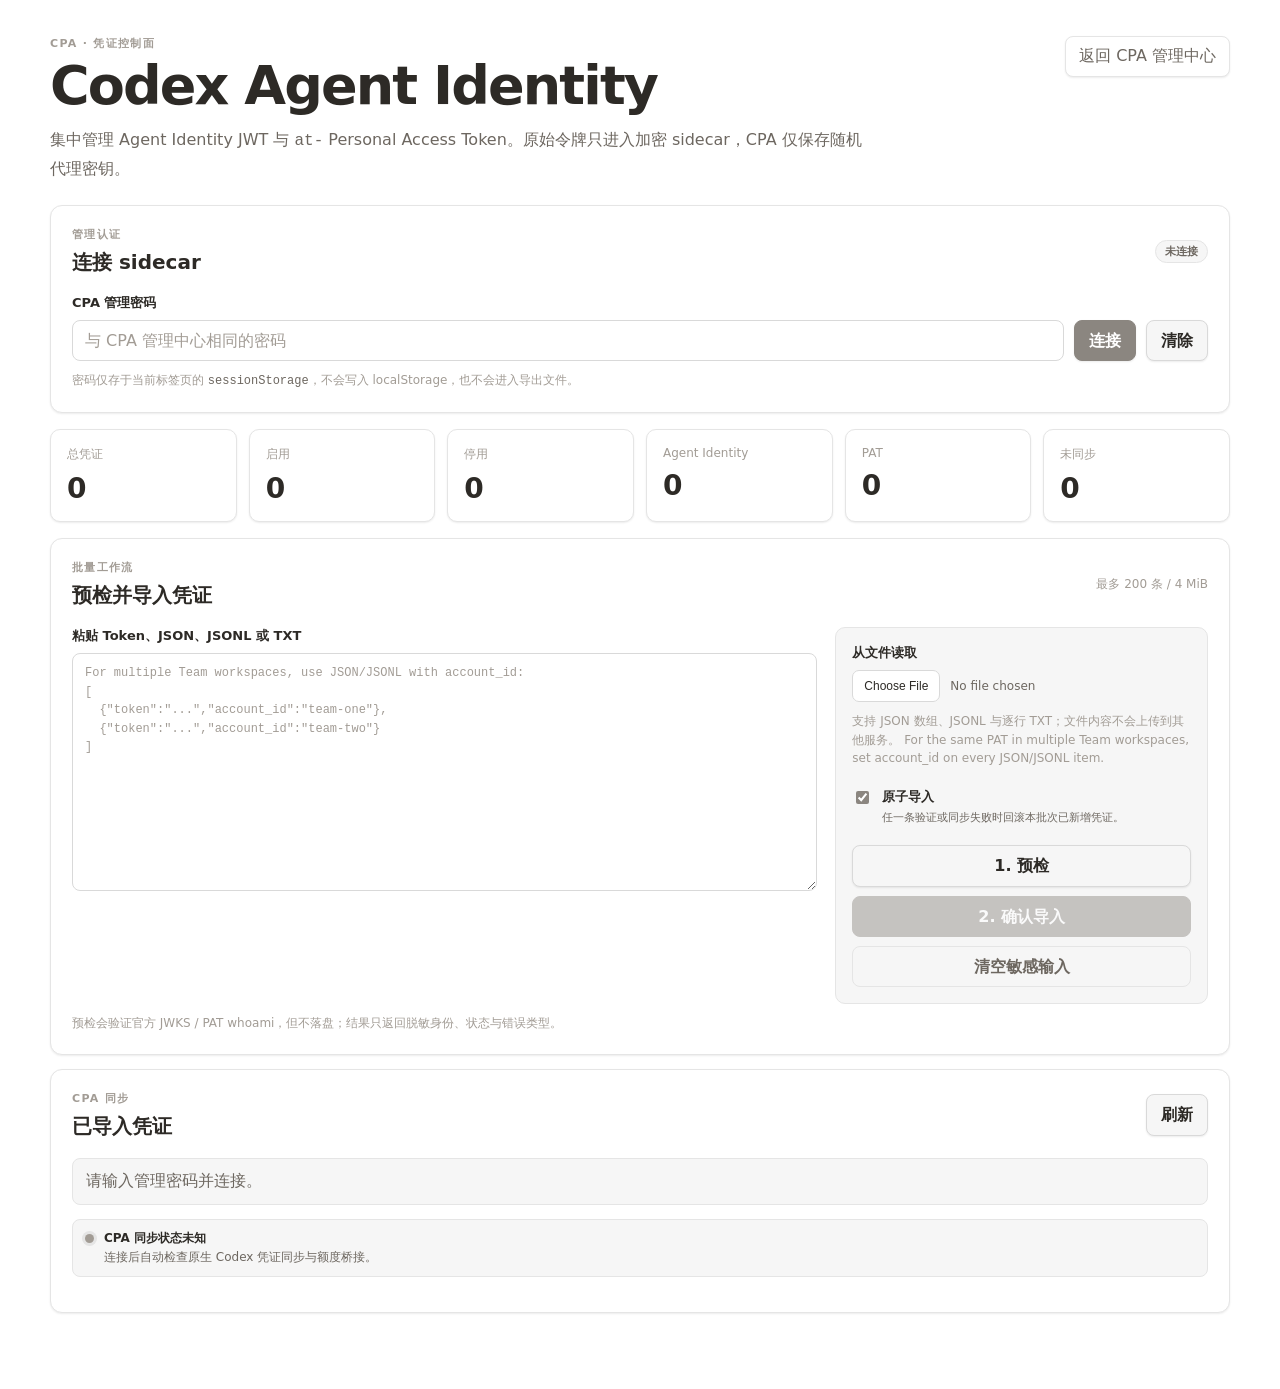
<file: internal/server/ui/index.html>
<!doctype html>
<html lang="zh-CN">
<head>
  <meta charset="utf-8">
  <meta name="viewport" content="width=device-width, initial-scale=1">
  <title>Codex Agent Identity</title>
  <link rel="icon" href="data:,">
  <script src="./theme.js"></script>
  <link rel="stylesheet" href="./style.css">
</head>
<body>
  <main class="shell">
    <header class="hero">
      <div>
        <p class="eyebrow">CPA · 凭证控制面</p>
        <h1>Codex Agent Identity</h1>
        <p class="lead">集中管理 Agent Identity JWT 与 <code>at-</code> Personal Access Token。原始令牌只进入加密 sidecar，CPA 仅保存随机代理密钥。</p>
      </div>
      <a class="back-link" href="/management.html">返回 CPA 管理中心</a>
    </header>

    <section class="card connection-card">
      <div class="section-title">
        <div>
          <p class="section-kicker">管理认证</p>
          <h2>连接 sidecar</h2>
        </div>
        <span id="connection-pill" class="pill neutral">未连接</span>
      </div>
      <div id="manual-connection" class="manual-connection">
        <label for="management-key">CPA 管理密码</label>
        <form id="connection-form" class="row connection-row">
          <input type="text" name="username" autocomplete="username" value="cpa-management" hidden>
          <input id="management-key" type="password" autocomplete="current-password" placeholder="与 CPA 管理中心相同的密码">
          <button id="connect" type="submit">连接</button>
          <button id="forget" type="button" class="secondary">清除</button>
        </form>
        <p class="hint">密码仅存于当前标签页的 <code>sessionStorage</code>，不会写入 localStorage，也不会进入导出文件。</p>
      </div>
      <button id="manual-connect" type="button" class="secondary manual-connect" hidden>手动输入管理密码</button>
    </section>

    <section class="summary-grid" aria-label="凭证摘要">
      <article class="summary-card"><span>总凭证</span><strong id="summary-total">0</strong></article>
      <article class="summary-card"><span>启用</span><strong id="summary-active">0</strong></article>
      <article class="summary-card"><span>停用</span><strong id="summary-disabled">0</strong></article>
      <article class="summary-card"><span>Agent Identity</span><strong id="summary-agent">0</strong></article>
      <article class="summary-card"><span>PAT</span><strong id="summary-pat">0</strong></article>
      <article class="summary-card"><span>未同步</span><strong id="summary-unsynced">0</strong></article>
    </section>

    <section class="card import-card">
      <div class="section-title">
        <div>
          <p class="section-kicker">批量工作流</p>
          <h2>预检并导入凭证</h2>
        </div>
        <span class="limit-note">最多 200 条 / 4 MiB</span>
      </div>
      <div class="import-layout">
        <div>
          <label for="batch-input">粘贴 Token、JSON、JSONL 或 TXT</label>
          <textarea id="batch-input" rows="10" spellcheck="false" autocomplete="off" placeholder="For multiple Team workspaces, use JSON/JSONL with account_id:&#10;[&#10;  {&quot;token&quot;:&quot;...&quot;,&quot;account_id&quot;:&quot;team-one&quot;},&#10;  {&quot;token&quot;:&quot;...&quot;,&quot;account_id&quot;:&quot;team-two&quot;}&#10;]"></textarea>
        </div>
        <div class="file-panel">
          <label for="batch-file">从文件读取</label>
          <input id="batch-file" type="file" accept=".txt,.json,.jsonl,text/plain,application/json">
          <p id="file-meta" class="hint">支持 JSON 数组、JSONL 与逐行 TXT；文件内容不会上传到其他服务。 For the same PAT in multiple Team workspaces, set account_id on every JSON/JSONL item.</p>
          <label class="check-row" for="atomic-mode">
            <input id="atomic-mode" type="checkbox" checked>
            <span><strong>原子导入</strong><small>任一条验证或同步失败时回滚本批次已新增凭证。</small></span>
          </label>
          <div class="stack-actions">
            <button id="preview-batch" type="button" class="secondary">1. 预检</button>
            <button id="import-batch" type="button" disabled>2. 确认导入</button>
            <button id="clear-batch" type="button" class="ghost">清空敏感输入</button>
          </div>
        </div>
      </div>
      <p class="hint">预检会验证官方 JWKS / PAT whoami，但不落盘；结果只返回脱敏身份、状态与错误类型。</p>
    </section>

    <section id="result-card" class="card hidden">
      <div class="section-title">
        <div>
          <p class="section-kicker">脱敏报告</p>
          <h2>批量处理结果</h2>
        </div>
        <div class="compact-actions">
          <button id="export-json" type="button" class="secondary">导出 JSON</button>
          <button id="export-csv" type="button" class="secondary">导出 CSV</button>
        </div>
      </div>
      <div id="result-summary" class="result-summary"></div>
      <div class="table-wrap">
        <table>
          <thead><tr><th>#</th><th>标签 / ID</th><th>类型</th><th>账号</th><th>状态</th><th>说明</th></tr></thead>
          <tbody id="result-body"></tbody>
        </table>
      </div>
    </section>

    <section class="card">
      <div class="section-title">
        <div>
          <p class="section-kicker">CPA 同步</p>
          <h2>已导入凭证</h2>
        </div>
        <button id="refresh" type="button" class="secondary">刷新</button>
      </div>
      <div id="status" class="status" role="status" aria-live="polite">请输入管理密码并连接。</div>
      <div id="cpa-sync-status" class="integration-status neutral" role="status" aria-live="polite">
        <span class="integration-indicator" aria-hidden="true"></span>
        <div>
          <strong id="cpa-sync-label">CPA 同步状态未知</strong>
          <small id="cpa-sync-detail">连接后自动检查原生 Codex 凭证同步与额度桥接。</small>
        </div>
      </div>
      <div id="identities" class="identities"></div>
    </section>
  </main>
  <script src="./app.js" defer></script>
</body>
</html>
</file>
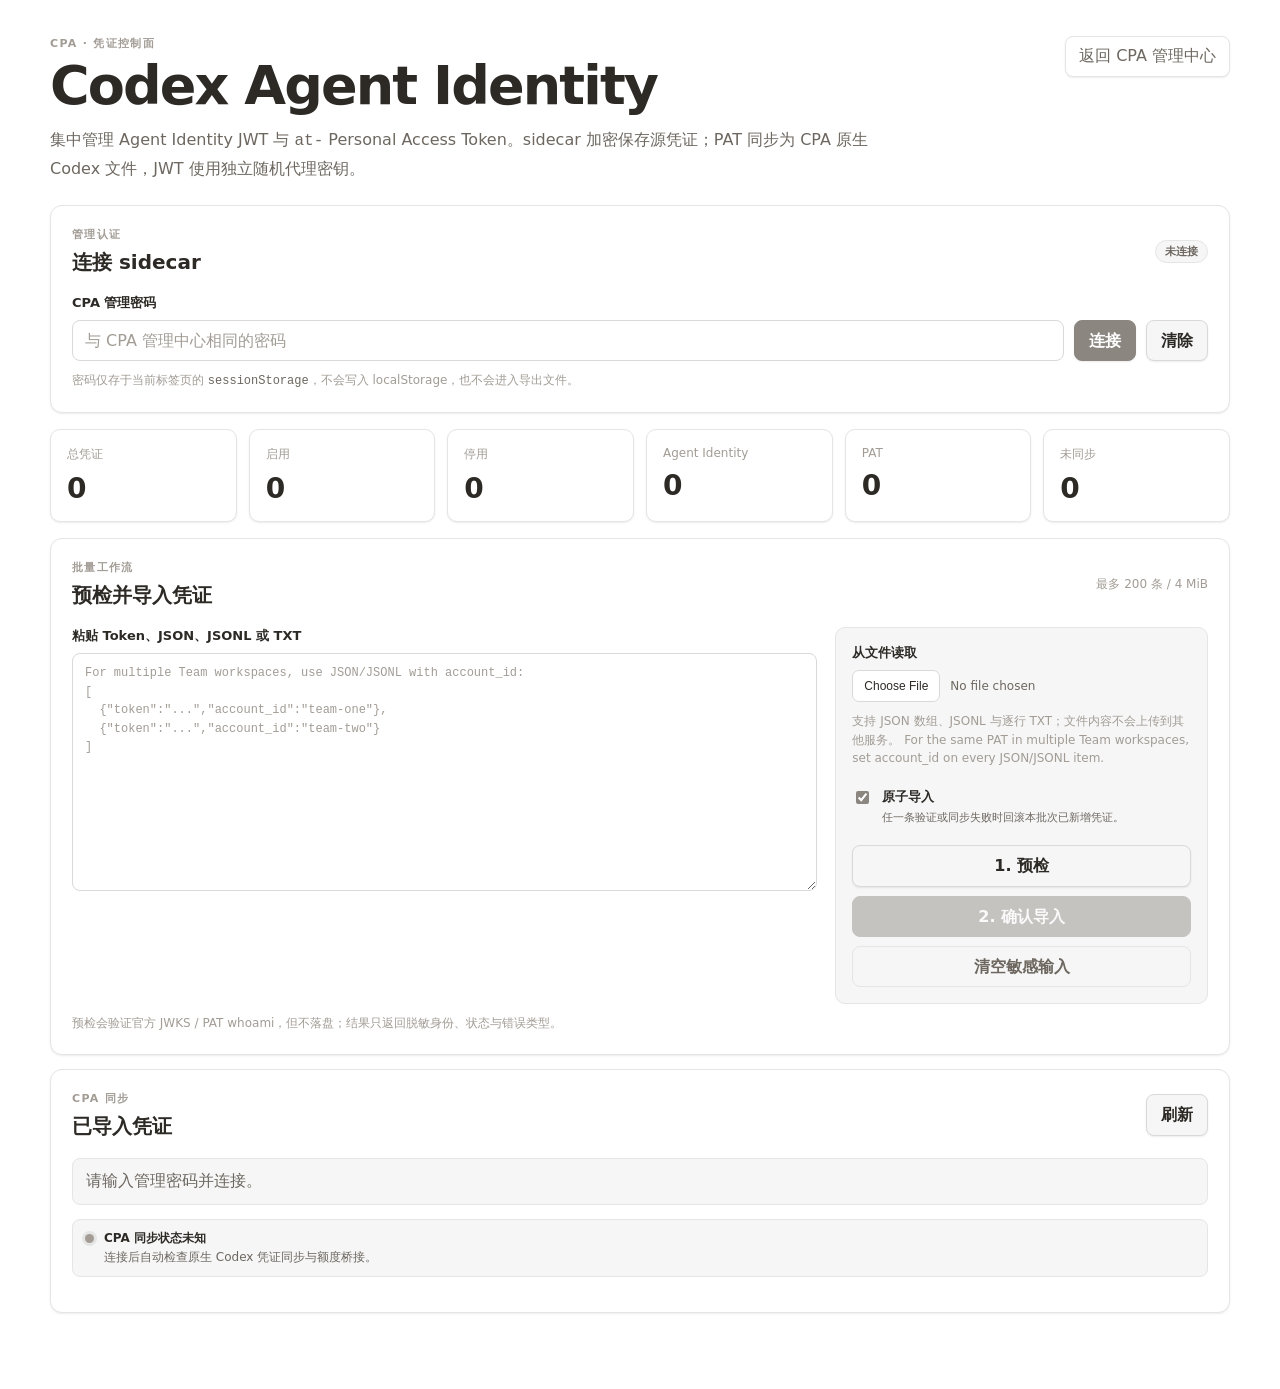
<file: plugin/codex-agent-identity/ui/index.html>
<!doctype html>
<html lang="zh-CN">
<head>
  <meta charset="utf-8">
  <meta name="viewport" content="width=device-width, initial-scale=1">
  <title>Codex Agent Identity</title>
  <link rel="icon" href="data:,">
  <script src="./theme.js"></script>
  <link rel="stylesheet" href="./style.css">
</head>
<body>
  <main class="shell">
    <header class="hero">
      <div>
        <p class="eyebrow">CPA · 凭证控制面</p>
        <h1>Codex Agent Identity</h1>
        <p class="lead">集中管理 Agent Identity JWT 与 <code>at-</code> Personal Access Token。sidecar 加密保存源凭证；PAT 同步为 CPA 原生 Codex 文件，JWT 使用独立随机代理密钥。</p>
      </div>
      <a class="back-link" href="../../../../management.html">返回 CPA 管理中心</a>
    </header>

    <section class="card connection-card">
      <div class="section-title">
        <div>
          <p class="section-kicker">管理认证</p>
          <h2>连接 sidecar</h2>
        </div>
        <span id="connection-pill" class="pill neutral">未连接</span>
      </div>
      <div id="manual-connection" class="manual-connection">
        <label for="management-key">CPA 管理密码</label>
        <form id="connection-form" class="row connection-row">
          <input type="text" name="username" autocomplete="username" value="cpa-management" hidden>
          <input id="management-key" type="password" autocomplete="current-password" placeholder="与 CPA 管理中心相同的密码">
          <button id="connect" type="submit">连接</button>
          <button id="forget" type="button" class="secondary">清除</button>
        </form>
        <p class="hint">密码仅存于当前标签页的 <code>sessionStorage</code>，不会写入 localStorage，也不会进入导出文件。</p>
      </div>
      <button id="manual-connect" type="button" class="secondary manual-connect" hidden>手动输入管理密码</button>
    </section>

    <section class="summary-grid" aria-label="凭证摘要">
      <article class="summary-card"><span>总凭证</span><strong id="summary-total">0</strong></article>
      <article class="summary-card"><span>启用</span><strong id="summary-active">0</strong></article>
      <article class="summary-card"><span>停用</span><strong id="summary-disabled">0</strong></article>
      <article class="summary-card"><span>Agent Identity</span><strong id="summary-agent">0</strong></article>
      <article class="summary-card"><span>PAT</span><strong id="summary-pat">0</strong></article>
      <article class="summary-card"><span>未同步</span><strong id="summary-unsynced">0</strong></article>
    </section>

    <section class="card import-card">
      <div class="section-title">
        <div>
          <p class="section-kicker">批量工作流</p>
          <h2>预检并导入凭证</h2>
        </div>
        <span class="limit-note">最多 200 条 / 4 MiB</span>
      </div>
      <div class="import-layout">
        <div>
          <label for="batch-input">粘贴 Token、JSON、JSONL 或 TXT</label>
          <textarea id="batch-input" rows="10" spellcheck="false" autocomplete="off" placeholder="For multiple Team workspaces, use JSON/JSONL with account_id:&#10;[&#10;  {&quot;token&quot;:&quot;...&quot;,&quot;account_id&quot;:&quot;team-one&quot;},&#10;  {&quot;token&quot;:&quot;...&quot;,&quot;account_id&quot;:&quot;team-two&quot;}&#10;]"></textarea>
        </div>
        <div class="file-panel">
          <label for="batch-file">从文件读取</label>
          <input id="batch-file" type="file" accept=".txt,.json,.jsonl,text/plain,application/json">
          <p id="file-meta" class="hint">支持 JSON 数组、JSONL 与逐行 TXT；文件内容不会上传到其他服务。 For the same PAT in multiple Team workspaces, set account_id on every JSON/JSONL item.</p>
          <label class="check-row" for="atomic-mode">
            <input id="atomic-mode" type="checkbox" checked>
            <span><strong>原子导入</strong><small>任一条验证或同步失败时回滚本批次已新增凭证。</small></span>
          </label>
          <div class="stack-actions">
            <button id="preview-batch" type="button" class="secondary">1. 预检</button>
            <button id="import-batch" type="button" disabled>2. 确认导入</button>
            <button id="clear-batch" type="button" class="ghost">清空敏感输入</button>
          </div>
        </div>
      </div>
      <p class="hint">预检会验证官方 JWKS / PAT whoami，但不落盘；结果只返回脱敏身份、状态与错误类型。</p>
    </section>

    <section id="result-card" class="card hidden">
      <div class="section-title">
        <div>
          <p class="section-kicker">脱敏报告</p>
          <h2>批量处理结果</h2>
        </div>
        <div class="compact-actions">
          <button id="export-json" type="button" class="secondary">导出 JSON</button>
          <button id="export-csv" type="button" class="secondary">导出 CSV</button>
        </div>
      </div>
      <div id="result-summary" class="result-summary"></div>
      <div class="table-wrap">
        <table>
          <thead><tr><th>#</th><th>标签 / ID</th><th>类型</th><th>账号</th><th>状态</th><th>说明</th></tr></thead>
          <tbody id="result-body"></tbody>
        </table>
      </div>
    </section>

    <section class="card">
      <div class="section-title">
        <div>
          <p class="section-kicker">CPA 同步</p>
          <h2>已导入凭证</h2>
        </div>
        <button id="refresh" type="button" class="secondary">刷新</button>
      </div>
      <div id="status" class="status" role="status" aria-live="polite">请输入管理密码并连接。</div>
      <div id="cpa-sync-status" class="integration-status neutral" role="status" aria-live="polite">
        <span class="integration-indicator" aria-hidden="true"></span>
        <div>
          <strong id="cpa-sync-label">CPA 同步状态未知</strong>
          <small id="cpa-sync-detail">连接后自动检查原生 Codex 凭证同步与额度桥接。</small>
        </div>
      </div>
      <div id="identities" class="identities"></div>
    </section>
  </main>
  <script src="./app.js" defer></script>
</body>
</html>
</file>
<file: internal/server/ui/style.css>
:root {
  color-scheme: light;
  font-family: Inter, ui-sans-serif, system-ui, -apple-system, BlinkMacSystemFont, "Segoe UI", sans-serif;
  background: #fff;
  color: #2d2a26;
  --bg-secondary: #fff;
  --bg-primary: #fff;
  --bg-tertiary: #f6f6f6;
  --bg-hover: var(--bg-tertiary);
  --bg-quinary: #fff;
  --floating-surface: #fff;
  --floating-shadow: 0 12px 26px #0000001f;
  --text-primary: #2d2a26;
  --text-secondary: #6d6760;
  --text-tertiary: #a29c95;
  --text-quaternary: #c0bab3;
  --text-muted: var(--text-tertiary);
  --border-color: #e5e5e5;
  --border-secondary: var(--border-color);
  --border-primary: #d9d9d9;
  --border-hover: #ccc;
  --primary-color: #8b8680;
  --primary-hover: #7f7a74;
  --primary-active: #726d67;
  --primary-contrast: #fff;
  --success-color: #10b981;
  --quota-medium-color: #e0aa14;
  --warning-color: #c65746;
  --error-color: #c65746;
  --danger-color: var(--error-color);
  --info-color: var(--primary-color);
  --warning-bg: #c657461f;
  --warning-border: #c6574659;
  --warning-text: var(--warning-color);
  --success-badge-bg: #d1fae5;
  --success-badge-text: #065f46;
  --success-badge-border: #6ee7b7;
  --failure-badge-bg: #c6574624;
  --failure-badge-text: #8a3a30;
  --failure-badge-border: #c6574659;
  --count-badge-bg: #8b86802e;
  --count-badge-text: var(--primary-active);
  --shadow: 0 1px 2px 0 #00000014;
  --shadow-lg: 0 10px 18px -3px #0000001a;
  --primary-8: color-mix(in srgb, var(--primary-color) 8%, transparent);
  --primary-10: color-mix(in srgb, var(--primary-color) 10%, transparent);
  --primary-30: color-mix(in srgb, var(--primary-color) 30%, transparent);
  --amber-color: #d97706;
  --amber-text: #92400e;
  --amber-10: color-mix(in srgb, var(--amber-color) 10%, transparent);
  --amber-30: color-mix(in srgb, var(--amber-color) 30%, transparent);
  --destructive-color: var(--error-color);
  --destructive-10: color-mix(in srgb, var(--destructive-color) 10%, transparent);
  --destructive-30: color-mix(in srgb, var(--destructive-color) 30%, transparent);
  --muted-bg: var(--bg-tertiary);
  --muted-foreground: var(--text-secondary);
  --accent-bg: var(--bg-tertiary);
}

:root[data-theme="dark"] {
  color-scheme: dark;
  background: #1d1b18;
  color: #f6f4f1;
  --bg-secondary: #151412;
  --bg-primary: #1d1b18;
  --bg-tertiary: #262320;
  --bg-hover: #2e2a26;
  --bg-quinary: #191714;
  --floating-surface: #2a2723;
  --floating-shadow: 0 14px 30px #0006;
  --text-primary: #f6f4f1;
  --text-secondary: #c9c3bb;
  --text-tertiary: #9c958d;
  --text-quaternary: #6f6962;
  --text-muted: var(--text-tertiary);
  --border-color: #3a3530;
  --border-secondary: var(--border-color);
  --border-primary: #4a453f;
  --border-hover: #5a544d;
  --primary-color: #8b8680;
  --primary-hover: #9a948e;
  --primary-active: #a6a099;
  --primary-contrast: #fff;
  --success-color: #10b981;
  --quota-medium-color: #ffd862;
  --warning-color: #c65746;
  --error-color: #c65746;
  --danger-color: var(--error-color);
  --info-color: var(--primary-color);
  --warning-bg: #c6574638;
  --warning-border: #c6574673;
  --warning-text: #f1b0a6;
  --success-badge-bg: #064e3b4d;
  --success-badge-text: #6ee7b7;
  --success-badge-border: #059669;
  --failure-badge-bg: #c657463d;
  --failure-badge-text: #f1b0a6;
  --failure-badge-border: #c6574680;
  --count-badge-bg: #8b868047;
  --count-badge-text: var(--primary-active);
  --shadow: 0 1px 3px 0 #0000004d;
  --shadow-lg: 0 10px 15px -3px #0000004d;
  --amber-color: #f59e0b;
  --amber-text: #fcd34d;
  --amber-10: color-mix(in srgb, var(--amber-color) 14%, transparent);
  --amber-30: color-mix(in srgb, var(--amber-color) 38%, transparent);
  --destructive-10: color-mix(in srgb, var(--destructive-color) 14%, transparent);
  --destructive-30: color-mix(in srgb, var(--destructive-color) 38%, transparent);
}

* { box-sizing: border-box; }

html, body {
  margin: 0;
  min-height: 100%;
  background: var(--bg-primary);
  color: var(--text-primary);
}

body {
  min-height: 100vh;
  transition: background-color .18s ease, color .18s ease;
}

button, input, textarea { font: inherit; }

.shell {
  width: min(1180px, calc(100% - 32px));
  margin: 0 auto;
  padding: 36px 0 64px;
}

html[data-embed="cpamc"] .shell {
  width: min(1180px, calc(100% - 28px));
  padding-top: 24px;
}

.hero {
  display: flex;
  align-items: flex-start;
  justify-content: space-between;
  gap: 24px;
  margin-bottom: 22px;
}

.eyebrow, .section-kicker {
  margin: 0 0 7px;
  color: var(--text-tertiary);
  text-transform: uppercase;
  letter-spacing: .12em;
  font-size: 11px;
  font-weight: 800;
}

h1 {
  margin: 0 0 12px;
  color: var(--text-primary);
  font-size: clamp(32px, 5vw, 54px);
  line-height: 1.04;
  letter-spacing: -.035em;
}

h2 { margin: 0; color: var(--text-primary); font-size: 20px; }

.lead {
  max-width: 820px;
  margin: 0;
  color: var(--text-secondary);
  line-height: 1.75;
}

code {
  color: var(--text-secondary);
  font-family: ui-monospace, SFMono-Regular, Menlo, Consolas, monospace;
}

.back-link {
  flex: 0 0 auto;
  border: 1px solid var(--border-color);
  border-radius: 8px;
  color: var(--text-secondary);
  text-decoration: none;
  padding: 9px 13px;
  background: var(--bg-secondary);
  box-shadow: var(--shadow);
}

.back-link:hover { border-color: var(--border-hover); background: var(--bg-hover); color: var(--text-primary); }
html[data-embed="cpamc"] .back-link { display: none; }

.card {
  margin: 14px 0;
  padding: 21px;
  border: 1px solid var(--border-color);
  border-radius: 12px;
  background: var(--bg-secondary);
  box-shadow: var(--shadow);
  transition: background-color .18s ease, border-color .18s ease, box-shadow .18s ease;
}

.section-title {
  display: flex;
  align-items: center;
  justify-content: space-between;
  gap: 16px;
  margin-bottom: 18px;
}

label {
  display: block;
  margin-bottom: 8px;
  color: var(--text-primary);
  font-size: 13px;
  font-weight: 700;
}

.row { display: grid; gap: 10px; }

.connection-row {
  grid-template-columns: minmax(220px, 1fr) auto auto;
  align-items: stretch;
}

input:not([type="checkbox"]):not([type="file"]), textarea {
  width: 100%;
  border: 1px solid var(--border-primary);
  border-radius: 8px;
  outline: 0;
  background: var(--bg-primary);
  color: var(--text-primary);
  padding: 10px 12px;
  transition: border-color .15s ease, box-shadow .15s ease, background-color .18s ease, color .18s ease;
}

textarea {
  min-height: 238px;
  resize: vertical;
  line-height: 1.55;
  font-family: ui-monospace, SFMono-Regular, Menlo, Consolas, monospace;
  font-size: 12px;
}

input::placeholder, textarea::placeholder { color: var(--text-tertiary); }

input:not([type="checkbox"]):not([type="file"]):focus, textarea:focus {
  border-color: var(--primary-color);
  box-shadow: 0 0 0 3px var(--primary-10);
}

input[type="file"] {
  width: 100%;
  color: var(--text-secondary);
  font-size: 12px;
}

input[type="file"]::file-selector-button {
  margin-right: 10px;
  border: 1px solid var(--border-primary);
  border-radius: 7px;
  background: var(--bg-secondary);
  color: var(--text-primary);
  cursor: pointer;
  padding: 8px 11px;
}

button {
  border: 1px solid var(--primary-color);
  border-radius: 8px;
  background: var(--primary-color);
  color: var(--primary-contrast);
  cursor: pointer;
  padding: 10px 14px;
  font-weight: 700;
  line-height: 1.2;
  box-shadow: var(--shadow);
  transition: border-color .15s ease, background-color .15s ease, color .15s ease, opacity .15s ease, box-shadow .15s ease;
}

button:hover:not(:disabled) {
  border-color: var(--primary-hover);
  background: var(--primary-hover);
}

button:active:not(:disabled) {
  border-color: var(--primary-active);
  background: var(--primary-active);
}

button:focus-visible, .back-link:focus-visible, input[type="file"]::file-selector-button:focus-visible {
  outline: 2px solid var(--primary-color);
  outline-offset: 2px;
}

button:disabled { opacity: .45; cursor: not-allowed; box-shadow: none; }

button.secondary {
  border-color: var(--border-primary);
  background: var(--bg-tertiary);
  color: var(--text-primary);
}

button.secondary:hover:not(:disabled) {
  border-color: var(--border-hover);
  background: var(--bg-hover);
}

button.secondary:active:not(:disabled) { background: var(--bg-primary); }

button.ghost {
  border-color: var(--border-color);
  background: transparent;
  color: var(--text-secondary);
  box-shadow: none;
}

button.ghost:hover:not(:disabled) {
  border-color: var(--border-hover);
  background: var(--bg-hover);
  color: var(--text-primary);
}

button.danger {
  border-color: var(--error-color);
  background: var(--error-color);
  color: #fff;
}

button.danger:hover:not(:disabled) {
  border-color: var(--warning-color);
  background: var(--warning-color);
}

.hint, .limit-note {
  color: var(--text-tertiary);
  font-size: 12px;
  line-height: 1.55;
}

.hint { margin: 10px 0 0; }
.limit-note { white-space: nowrap; }

.pill, .badge, .result-status {
  display: inline-flex;
  align-items: center;
  border: 1px solid transparent;
  border-radius: 999px;
  padding: 4px 9px;
  font-size: 11px;
  font-weight: 800;
  line-height: 1.2;
}

.pill.neutral, .badge.neutral {
  border-color: var(--border-color);
  background: var(--bg-tertiary);
  color: var(--text-secondary);
}

.pill.ok, .badge.ok, .result-status.imported, .result-status.ready {
  border-color: var(--success-badge-border);
  background: var(--success-badge-bg);
  color: var(--success-badge-text);
}

.pill.error, .badge.error, .result-status.invalid, .result-status.failed, .result-status.rollback_failed {
  border-color: var(--failure-badge-border);
  background: var(--failure-badge-bg);
  color: var(--failure-badge-text);
}

.badge.warn, .result-status.duplicate, .result-status.upstream_unavailable, .result-status.aborted, .result-status.rolled_back {
  border-color: var(--amber-30);
  background: var(--amber-10);
  color: var(--amber-text);
}

.summary-grid {
  display: grid;
  grid-template-columns: repeat(6, minmax(0, 1fr));
  gap: 12px;
  margin: 16px 0;
}

.summary-card {
  min-height: 92px;
  padding: 16px;
  border: 1px solid var(--border-color);
  border-radius: 10px;
  background: var(--bg-secondary);
  box-shadow: var(--shadow);
  transition: background-color .18s ease, border-color .18s ease;
}

.summary-card span { display: block; color: var(--text-tertiary); font-size: 12px; }
.summary-card strong { display: block; margin-top: 9px; color: var(--text-primary); font-size: 28px; letter-spacing: -.03em; }

.import-layout {
  display: grid;
  grid-template-columns: minmax(0, 1.6fr) minmax(280px, .8fr);
  gap: 18px;
}

.file-panel {
  padding: 16px;
  border: 1px solid var(--border-color);
  border-radius: 10px;
  background: var(--bg-tertiary);
}

.check-row {
  display: flex;
  align-items: flex-start;
  gap: 10px;
  margin: 20px 0;
  cursor: pointer;
}

.check-row input { margin-top: 3px; accent-color: var(--primary-color); }
.check-row span { display: grid; gap: 4px; }
.check-row strong { color: var(--text-primary); }
.check-row small { color: var(--text-secondary); font-weight: 500; line-height: 1.45; }

.stack-actions { display: grid; gap: 9px; }
.compact-actions { display: flex; flex-wrap: wrap; gap: 8px; }

.status {
  margin: 4px 0 14px;
  padding: 12px 13px;
  border: 1px solid var(--border-color);
  border-radius: 8px;
  background: var(--bg-tertiary);
  color: var(--text-secondary);
}

.status.ok {
  border-color: var(--success-badge-border);
  background: var(--success-badge-bg);
  color: var(--success-badge-text);
}

.status.error {
  border-color: var(--failure-badge-border);
  background: var(--failure-badge-bg);
  color: var(--failure-badge-text);
}

.manual-connect { margin-top: 10px; }

html[data-embed="cpamc"] .manual-connection[hidden] { display: none; }
html[data-embed="cpamc"] .manual-connect[hidden] { display: none; }

.integration-status {
  display: flex;
  align-items: flex-start;
  gap: 10px;
  margin: 4px 0 14px;
  padding: 10px 12px;
  border: 1px solid var(--border-color);
  border-radius: 8px;
  background: var(--bg-tertiary);
  color: var(--text-secondary);
}

.integration-status > div { display: grid; gap: 2px; min-width: 0; }
.integration-status strong { color: var(--text-primary); font-size: 12px; }
.integration-status small { color: inherit; font-size: 12px; line-height: 1.45; }
.integration-indicator {
  flex: 0 0 auto;
  width: 9px;
  height: 9px;
  margin-top: 4px;
  border-radius: 50%;
  background: var(--text-tertiary);
  box-shadow: 0 0 0 3px var(--border-color);
}

.integration-status.ok {
  border-color: var(--success-badge-border);
  background: var(--success-badge-bg);
  color: var(--success-badge-text);
}
.integration-status.ok .integration-indicator { background: var(--success-color); box-shadow: 0 0 0 3px var(--success-badge-bg); }
.integration-status.warn {
  border-color: var(--warning-border);
  background: var(--warning-bg);
  color: var(--warning-text);
}
.integration-status.warn .integration-indicator { background: var(--amber-color); box-shadow: 0 0 0 3px var(--amber-10); }
.integration-status.error {
  border-color: var(--failure-badge-border);
  background: var(--failure-badge-bg);
  color: var(--failure-badge-text);
}
.integration-status.error .integration-indicator { background: var(--error-color); box-shadow: 0 0 0 3px var(--failure-badge-bg); }

.identities { display: grid; gap: 11px; }

.identity {
  display: grid;
  grid-template-columns: minmax(0, 1fr) auto;
  gap: 16px;
  align-items: center;
  padding: 15px;
  border: 1px solid var(--border-color);
  border-radius: 10px;
  background: var(--bg-primary);
  transition: background-color .18s ease, border-color .18s ease;
}

.identity:hover { border-color: var(--border-hover); }
.identity-title { display: flex; align-items: center; flex-wrap: wrap; gap: 8px; }
.identity-title strong { color: var(--text-primary); font: 700 13px ui-monospace, SFMono-Regular, Menlo, Consolas, monospace; }
.identity-meta { display: flex; flex-wrap: wrap; gap: 7px 14px; margin-top: 8px; color: var(--text-tertiary); font-size: 12px; }
.identity-actions { display: flex; flex-wrap: wrap; justify-content: flex-end; gap: 8px; }
.identity-actions button { padding: 8px 11px; font-size: 12px; }

.result-summary { display: flex; flex-wrap: wrap; gap: 8px; margin-bottom: 14px; }

.result-summary span {
  border: 1px solid var(--border-color);
  border-radius: 999px;
  padding: 6px 10px;
  background: var(--bg-tertiary);
  color: var(--text-secondary);
  font-size: 12px;
}

.table-wrap {
  overflow-x: auto;
  border: 1px solid var(--border-color);
  border-radius: 10px;
  background: var(--bg-primary);
}

table { width: 100%; min-width: 820px; border-collapse: collapse; background: var(--bg-primary); }

th, td {
  padding: 11px 12px;
  border-bottom: 1px solid var(--border-color);
  color: var(--text-secondary);
  text-align: left;
  vertical-align: top;
  font-size: 12px;
}

th { background: var(--bg-tertiary); color: var(--text-primary); font-weight: 800; }
tbody tr:hover td { background: var(--bg-hover); }
tbody tr:last-child td { border-bottom: 0; }
.result-id { display: grid; gap: 3px; }
.result-id strong { color: var(--text-primary); }
.result-id code { color: var(--text-tertiary); font-size: 11px; }

.empty {
  padding: 28px 16px;
  border: 1px dashed var(--border-primary);
  border-radius: 10px;
  background: var(--bg-tertiary);
  color: var(--text-tertiary);
  text-align: center;
}

.hidden { display: none; }

@media (max-width: 960px) {
  .summary-grid { grid-template-columns: repeat(3, minmax(0, 1fr)); }
  .import-layout { grid-template-columns: 1fr; }
}

@media (max-width: 680px) {
  .shell { width: min(100% - 20px, 1180px); padding-top: 24px; }
  html[data-embed="cpamc"] .shell { padding-top: 76px; }
  .hero { display: grid; }
  .back-link { justify-self: start; }
  .connection-row { grid-template-columns: 1fr 1fr; }
  .connection-row input { grid-column: 1 / -1; }
  .summary-grid { grid-template-columns: repeat(2, minmax(0, 1fr)); }
  .identity { grid-template-columns: 1fr; }
  .identity-actions { justify-content: flex-start; }
  .section-title { align-items: flex-start; }
}

@media (prefers-reduced-motion: reduce) {
  *, *::before, *::after { scroll-behavior: auto !important; transition: none !important; }
}
</file>
<file: plugin/codex-agent-identity/ui/style.css>
:root {
  color-scheme: light;
  font-family: Inter, ui-sans-serif, system-ui, -apple-system, BlinkMacSystemFont, "Segoe UI", sans-serif;
  background: #fff;
  color: #2d2a26;
  --bg-secondary: #fff;
  --bg-primary: #fff;
  --bg-tertiary: #f6f6f6;
  --bg-hover: var(--bg-tertiary);
  --bg-quinary: #fff;
  --floating-surface: #fff;
  --floating-shadow: 0 12px 26px #0000001f;
  --text-primary: #2d2a26;
  --text-secondary: #6d6760;
  --text-tertiary: #a29c95;
  --text-quaternary: #c0bab3;
  --text-muted: var(--text-tertiary);
  --border-color: #e5e5e5;
  --border-secondary: var(--border-color);
  --border-primary: #d9d9d9;
  --border-hover: #ccc;
  --primary-color: #8b8680;
  --primary-hover: #7f7a74;
  --primary-active: #726d67;
  --primary-contrast: #fff;
  --success-color: #10b981;
  --quota-medium-color: #e0aa14;
  --warning-color: #c65746;
  --error-color: #c65746;
  --danger-color: var(--error-color);
  --info-color: var(--primary-color);
  --warning-bg: #c657461f;
  --warning-border: #c6574659;
  --warning-text: var(--warning-color);
  --success-badge-bg: #d1fae5;
  --success-badge-text: #065f46;
  --success-badge-border: #6ee7b7;
  --failure-badge-bg: #c6574624;
  --failure-badge-text: #8a3a30;
  --failure-badge-border: #c6574659;
  --count-badge-bg: #8b86802e;
  --count-badge-text: var(--primary-active);
  --shadow: 0 1px 2px 0 #00000014;
  --shadow-lg: 0 10px 18px -3px #0000001a;
  --primary-8: color-mix(in srgb, var(--primary-color) 8%, transparent);
  --primary-10: color-mix(in srgb, var(--primary-color) 10%, transparent);
  --primary-30: color-mix(in srgb, var(--primary-color) 30%, transparent);
  --amber-color: #d97706;
  --amber-text: #92400e;
  --amber-10: color-mix(in srgb, var(--amber-color) 10%, transparent);
  --amber-30: color-mix(in srgb, var(--amber-color) 30%, transparent);
  --destructive-color: var(--error-color);
  --destructive-10: color-mix(in srgb, var(--destructive-color) 10%, transparent);
  --destructive-30: color-mix(in srgb, var(--destructive-color) 30%, transparent);
  --muted-bg: var(--bg-tertiary);
  --muted-foreground: var(--text-secondary);
  --accent-bg: var(--bg-tertiary);
}

:root[data-theme="dark"] {
  color-scheme: dark;
  background: #1d1b18;
  color: #f6f4f1;
  --bg-secondary: #151412;
  --bg-primary: #1d1b18;
  --bg-tertiary: #262320;
  --bg-hover: #2e2a26;
  --bg-quinary: #191714;
  --floating-surface: #2a2723;
  --floating-shadow: 0 14px 30px #0006;
  --text-primary: #f6f4f1;
  --text-secondary: #c9c3bb;
  --text-tertiary: #9c958d;
  --text-quaternary: #6f6962;
  --text-muted: var(--text-tertiary);
  --border-color: #3a3530;
  --border-secondary: var(--border-color);
  --border-primary: #4a453f;
  --border-hover: #5a544d;
  --primary-color: #8b8680;
  --primary-hover: #9a948e;
  --primary-active: #a6a099;
  --primary-contrast: #fff;
  --success-color: #10b981;
  --quota-medium-color: #ffd862;
  --warning-color: #c65746;
  --error-color: #c65746;
  --danger-color: var(--error-color);
  --info-color: var(--primary-color);
  --warning-bg: #c6574638;
  --warning-border: #c6574673;
  --warning-text: #f1b0a6;
  --success-badge-bg: #064e3b4d;
  --success-badge-text: #6ee7b7;
  --success-badge-border: #059669;
  --failure-badge-bg: #c657463d;
  --failure-badge-text: #f1b0a6;
  --failure-badge-border: #c6574680;
  --count-badge-bg: #8b868047;
  --count-badge-text: var(--primary-active);
  --shadow: 0 1px 3px 0 #0000004d;
  --shadow-lg: 0 10px 15px -3px #0000004d;
  --amber-color: #f59e0b;
  --amber-text: #fcd34d;
  --amber-10: color-mix(in srgb, var(--amber-color) 14%, transparent);
  --amber-30: color-mix(in srgb, var(--amber-color) 38%, transparent);
  --destructive-10: color-mix(in srgb, var(--destructive-color) 14%, transparent);
  --destructive-30: color-mix(in srgb, var(--destructive-color) 38%, transparent);
}

* { box-sizing: border-box; }

html, body {
  margin: 0;
  min-height: 100%;
  background: var(--bg-primary);
  color: var(--text-primary);
}

body {
  min-height: 100vh;
  transition: background-color .18s ease, color .18s ease;
}

button, input, textarea { font: inherit; }

.shell {
  width: min(1180px, calc(100% - 32px));
  margin: 0 auto;
  padding: 36px 0 64px;
}

html[data-embed="cpamc"] .shell {
  width: min(1180px, calc(100% - 28px));
  padding-top: 24px;
}

.hero {
  display: flex;
  align-items: flex-start;
  justify-content: space-between;
  gap: 24px;
  margin-bottom: 22px;
}

.eyebrow, .section-kicker {
  margin: 0 0 7px;
  color: var(--text-tertiary);
  text-transform: uppercase;
  letter-spacing: .12em;
  font-size: 11px;
  font-weight: 800;
}

h1 {
  margin: 0 0 12px;
  color: var(--text-primary);
  font-size: clamp(32px, 5vw, 54px);
  line-height: 1.04;
  letter-spacing: -.035em;
}

h2 { margin: 0; color: var(--text-primary); font-size: 20px; }

.lead {
  max-width: 820px;
  margin: 0;
  color: var(--text-secondary);
  line-height: 1.75;
}

code {
  color: var(--text-secondary);
  font-family: ui-monospace, SFMono-Regular, Menlo, Consolas, monospace;
}

.back-link {
  flex: 0 0 auto;
  border: 1px solid var(--border-color);
  border-radius: 8px;
  color: var(--text-secondary);
  text-decoration: none;
  padding: 9px 13px;
  background: var(--bg-secondary);
  box-shadow: var(--shadow);
}

.back-link:hover { border-color: var(--border-hover); background: var(--bg-hover); color: var(--text-primary); }
html[data-embed="cpamc"] .back-link { display: none; }

.card {
  margin: 14px 0;
  padding: 21px;
  border: 1px solid var(--border-color);
  border-radius: 12px;
  background: var(--bg-secondary);
  box-shadow: var(--shadow);
  transition: background-color .18s ease, border-color .18s ease, box-shadow .18s ease;
}

.section-title {
  display: flex;
  align-items: center;
  justify-content: space-between;
  gap: 16px;
  margin-bottom: 18px;
}

label {
  display: block;
  margin-bottom: 8px;
  color: var(--text-primary);
  font-size: 13px;
  font-weight: 700;
}

.row { display: grid; gap: 10px; }

.connection-row {
  grid-template-columns: minmax(220px, 1fr) auto auto;
  align-items: stretch;
}

input:not([type="checkbox"]):not([type="file"]), textarea {
  width: 100%;
  border: 1px solid var(--border-primary);
  border-radius: 8px;
  outline: 0;
  background: var(--bg-primary);
  color: var(--text-primary);
  padding: 10px 12px;
  transition: border-color .15s ease, box-shadow .15s ease, background-color .18s ease, color .18s ease;
}

textarea {
  min-height: 238px;
  resize: vertical;
  line-height: 1.55;
  font-family: ui-monospace, SFMono-Regular, Menlo, Consolas, monospace;
  font-size: 12px;
}

input::placeholder, textarea::placeholder { color: var(--text-tertiary); }

input:not([type="checkbox"]):not([type="file"]):focus, textarea:focus {
  border-color: var(--primary-color);
  box-shadow: 0 0 0 3px var(--primary-10);
}

input[type="file"] {
  width: 100%;
  color: var(--text-secondary);
  font-size: 12px;
}

input[type="file"]::file-selector-button {
  margin-right: 10px;
  border: 1px solid var(--border-primary);
  border-radius: 7px;
  background: var(--bg-secondary);
  color: var(--text-primary);
  cursor: pointer;
  padding: 8px 11px;
}

button {
  border: 1px solid var(--primary-color);
  border-radius: 8px;
  background: var(--primary-color);
  color: var(--primary-contrast);
  cursor: pointer;
  padding: 10px 14px;
  font-weight: 700;
  line-height: 1.2;
  box-shadow: var(--shadow);
  transition: border-color .15s ease, background-color .15s ease, color .15s ease, opacity .15s ease, box-shadow .15s ease;
}

button:hover:not(:disabled) {
  border-color: var(--primary-hover);
  background: var(--primary-hover);
}

button:active:not(:disabled) {
  border-color: var(--primary-active);
  background: var(--primary-active);
}

button:focus-visible, .back-link:focus-visible, input[type="file"]::file-selector-button:focus-visible {
  outline: 2px solid var(--primary-color);
  outline-offset: 2px;
}

button:disabled { opacity: .45; cursor: not-allowed; box-shadow: none; }

button.secondary {
  border-color: var(--border-primary);
  background: var(--bg-tertiary);
  color: var(--text-primary);
}

button.secondary:hover:not(:disabled) {
  border-color: var(--border-hover);
  background: var(--bg-hover);
}

button.secondary:active:not(:disabled) { background: var(--bg-primary); }

button.ghost {
  border-color: var(--border-color);
  background: transparent;
  color: var(--text-secondary);
  box-shadow: none;
}

button.ghost:hover:not(:disabled) {
  border-color: var(--border-hover);
  background: var(--bg-hover);
  color: var(--text-primary);
}

button.danger {
  border-color: var(--error-color);
  background: var(--error-color);
  color: #fff;
}

button.danger:hover:not(:disabled) {
  border-color: var(--warning-color);
  background: var(--warning-color);
}

.hint, .limit-note {
  color: var(--text-tertiary);
  font-size: 12px;
  line-height: 1.55;
}

.hint { margin: 10px 0 0; }
.limit-note { white-space: nowrap; }

.pill, .badge, .result-status {
  display: inline-flex;
  align-items: center;
  border: 1px solid transparent;
  border-radius: 999px;
  padding: 4px 9px;
  font-size: 11px;
  font-weight: 800;
  line-height: 1.2;
}

.pill.neutral, .badge.neutral {
  border-color: var(--border-color);
  background: var(--bg-tertiary);
  color: var(--text-secondary);
}

.pill.ok, .badge.ok, .result-status.imported, .result-status.ready {
  border-color: var(--success-badge-border);
  background: var(--success-badge-bg);
  color: var(--success-badge-text);
}

.pill.error, .badge.error, .result-status.invalid, .result-status.failed, .result-status.rollback_failed {
  border-color: var(--failure-badge-border);
  background: var(--failure-badge-bg);
  color: var(--failure-badge-text);
}

.badge.warn, .result-status.duplicate, .result-status.upstream_unavailable, .result-status.aborted, .result-status.rolled_back {
  border-color: var(--amber-30);
  background: var(--amber-10);
  color: var(--amber-text);
}

.summary-grid {
  display: grid;
  grid-template-columns: repeat(6, minmax(0, 1fr));
  gap: 12px;
  margin: 16px 0;
}

.summary-card {
  min-height: 92px;
  padding: 16px;
  border: 1px solid var(--border-color);
  border-radius: 10px;
  background: var(--bg-secondary);
  box-shadow: var(--shadow);
  transition: background-color .18s ease, border-color .18s ease;
}

.summary-card span { display: block; color: var(--text-tertiary); font-size: 12px; }
.summary-card strong { display: block; margin-top: 9px; color: var(--text-primary); font-size: 28px; letter-spacing: -.03em; }

.import-layout {
  display: grid;
  grid-template-columns: minmax(0, 1.6fr) minmax(280px, .8fr);
  gap: 18px;
}

.file-panel {
  padding: 16px;
  border: 1px solid var(--border-color);
  border-radius: 10px;
  background: var(--bg-tertiary);
}

.check-row {
  display: flex;
  align-items: flex-start;
  gap: 10px;
  margin: 20px 0;
  cursor: pointer;
}

.check-row input { margin-top: 3px; accent-color: var(--primary-color); }
.check-row span { display: grid; gap: 4px; }
.check-row strong { color: var(--text-primary); }
.check-row small { color: var(--text-secondary); font-weight: 500; line-height: 1.45; }

.stack-actions { display: grid; gap: 9px; }
.compact-actions { display: flex; flex-wrap: wrap; gap: 8px; }

.status {
  margin: 4px 0 14px;
  padding: 12px 13px;
  border: 1px solid var(--border-color);
  border-radius: 8px;
  background: var(--bg-tertiary);
  color: var(--text-secondary);
}

.status.ok {
  border-color: var(--success-badge-border);
  background: var(--success-badge-bg);
  color: var(--success-badge-text);
}

.status.error {
  border-color: var(--failure-badge-border);
  background: var(--failure-badge-bg);
  color: var(--failure-badge-text);
}

.manual-connect { margin-top: 10px; }

html[data-embed="cpamc"] .manual-connection[hidden] { display: none; }
html[data-embed="cpamc"] .manual-connect[hidden] { display: none; }

.integration-status {
  display: flex;
  align-items: flex-start;
  gap: 10px;
  margin: 4px 0 14px;
  padding: 10px 12px;
  border: 1px solid var(--border-color);
  border-radius: 8px;
  background: var(--bg-tertiary);
  color: var(--text-secondary);
}

.integration-status > div { display: grid; gap: 2px; min-width: 0; }
.integration-status strong { color: var(--text-primary); font-size: 12px; }
.integration-status small { color: inherit; font-size: 12px; line-height: 1.45; }
.integration-indicator {
  flex: 0 0 auto;
  width: 9px;
  height: 9px;
  margin-top: 4px;
  border-radius: 50%;
  background: var(--text-tertiary);
  box-shadow: 0 0 0 3px var(--border-color);
}

.integration-status.ok {
  border-color: var(--success-badge-border);
  background: var(--success-badge-bg);
  color: var(--success-badge-text);
}
.integration-status.ok .integration-indicator { background: var(--success-color); box-shadow: 0 0 0 3px var(--success-badge-bg); }
.integration-status.warn {
  border-color: var(--warning-border);
  background: var(--warning-bg);
  color: var(--warning-text);
}
.integration-status.warn .integration-indicator { background: var(--amber-color); box-shadow: 0 0 0 3px var(--amber-10); }
.integration-status.error {
  border-color: var(--failure-badge-border);
  background: var(--failure-badge-bg);
  color: var(--failure-badge-text);
}
.integration-status.error .integration-indicator { background: var(--error-color); box-shadow: 0 0 0 3px var(--failure-badge-bg); }

.identities { display: grid; gap: 11px; }

.identity {
  display: grid;
  grid-template-columns: minmax(0, 1fr) auto;
  gap: 16px;
  align-items: center;
  padding: 15px;
  border: 1px solid var(--border-color);
  border-radius: 10px;
  background: var(--bg-primary);
  transition: background-color .18s ease, border-color .18s ease;
}

.identity:hover { border-color: var(--border-hover); }
.identity-title { display: flex; align-items: center; flex-wrap: wrap; gap: 8px; }
.identity-title strong { color: var(--text-primary); font: 700 13px ui-monospace, SFMono-Regular, Menlo, Consolas, monospace; }
.identity-meta { display: flex; flex-wrap: wrap; gap: 7px 14px; margin-top: 8px; color: var(--text-tertiary); font-size: 12px; }
.identity-actions { display: flex; flex-wrap: wrap; justify-content: flex-end; gap: 8px; }
.identity-actions button { padding: 8px 11px; font-size: 12px; }

.result-summary { display: flex; flex-wrap: wrap; gap: 8px; margin-bottom: 14px; }

.result-summary span {
  border: 1px solid var(--border-color);
  border-radius: 999px;
  padding: 6px 10px;
  background: var(--bg-tertiary);
  color: var(--text-secondary);
  font-size: 12px;
}

.table-wrap {
  overflow-x: auto;
  border: 1px solid var(--border-color);
  border-radius: 10px;
  background: var(--bg-primary);
}

table { width: 100%; min-width: 820px; border-collapse: collapse; background: var(--bg-primary); }

th, td {
  padding: 11px 12px;
  border-bottom: 1px solid var(--border-color);
  color: var(--text-secondary);
  text-align: left;
  vertical-align: top;
  font-size: 12px;
}

th { background: var(--bg-tertiary); color: var(--text-primary); font-weight: 800; }
tbody tr:hover td { background: var(--bg-hover); }
tbody tr:last-child td { border-bottom: 0; }
.result-id { display: grid; gap: 3px; }
.result-id strong { color: var(--text-primary); }
.result-id code { color: var(--text-tertiary); font-size: 11px; }

.empty {
  padding: 28px 16px;
  border: 1px dashed var(--border-primary);
  border-radius: 10px;
  background: var(--bg-tertiary);
  color: var(--text-tertiary);
  text-align: center;
}

.hidden { display: none; }

@media (max-width: 960px) {
  .summary-grid { grid-template-columns: repeat(3, minmax(0, 1fr)); }
  .import-layout { grid-template-columns: 1fr; }
}

@media (max-width: 680px) {
  .shell { width: min(100% - 20px, 1180px); padding-top: 24px; }
  html[data-embed="cpamc"] .shell { padding-top: 76px; }
  .hero { display: grid; }
  .back-link { justify-self: start; }
  .connection-row { grid-template-columns: 1fr 1fr; }
  .connection-row input { grid-column: 1 / -1; }
  .summary-grid { grid-template-columns: repeat(2, minmax(0, 1fr)); }
  .identity { grid-template-columns: 1fr; }
  .identity-actions { justify-content: flex-start; }
  .section-title { align-items: flex-start; }
}

@media (prefers-reduced-motion: reduce) {
  *, *::before, *::after { scroll-behavior: auto !important; transition: none !important; }
}
</file>
